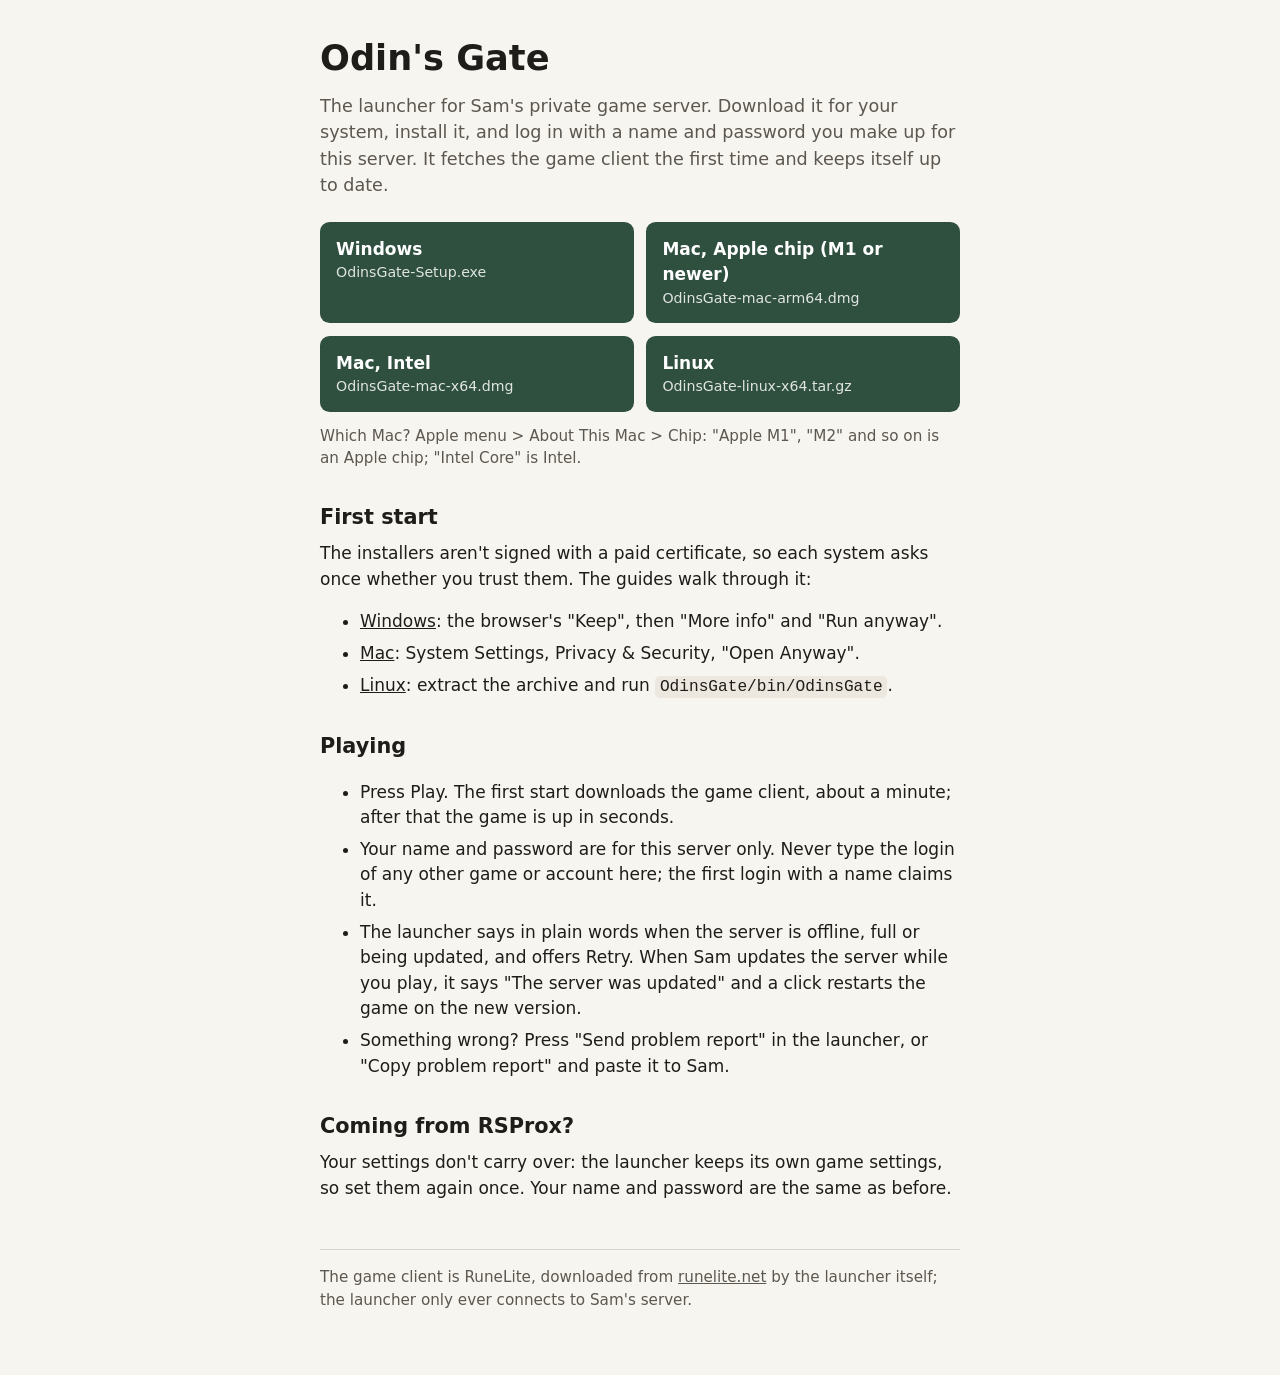
<file: docs/index.html>
<!doctype html>
<html lang="en">
<head>
<meta charset="utf-8">
<meta name="viewport" content="width=device-width, initial-scale=1">
<title>Odin's Gate</title>
<link rel="stylesheet" href="style.css">
</head>
<body>
<main>
<h1>Odin's Gate</h1>
<p class="lead">The launcher for Sam's private game server. Download it for your system, install it, and log in with a
name and password you make up for this server. It fetches the game client the first time and keeps itself up to
date.</p>

<section class="downloads">
<a class="button" href="https://github.com/SamSjosten/OdinsGate/releases/latest/download/OdinsGate-Setup.exe"><span>Windows</span><small>OdinsGate-Setup.exe</small></a>
<a class="button" href="https://github.com/SamSjosten/OdinsGate/releases/latest/download/OdinsGate-mac-arm64.dmg"><span>Mac, Apple chip (M1 or newer)</span><small>OdinsGate-mac-arm64.dmg</small></a>
<a class="button" href="https://github.com/SamSjosten/OdinsGate/releases/latest/download/OdinsGate-mac-x64.dmg"><span>Mac, Intel</span><small>OdinsGate-mac-x64.dmg</small></a>
<a class="button" href="https://github.com/SamSjosten/OdinsGate/releases/latest/download/OdinsGate-linux-x64.tar.gz"><span>Linux</span><small>OdinsGate-linux-x64.tar.gz</small></a>
</section>
<p class="hint">Which Mac? Apple menu &gt; About This Mac &gt; Chip: "Apple M1", "M2" and so on is an Apple chip;
"Intel Core" is Intel.</p>

<h2>First start</h2>
<p>The installers aren't signed with a paid certificate, so each system asks once whether you trust them. The guides
walk through it:</p>
<ul>
<li><a href="windows.html">Windows</a>: the browser's "Keep", then "More info" and "Run anyway".</li>
<li><a href="mac.html">Mac</a>: System Settings, Privacy &amp; Security, "Open Anyway".</li>
<li><a href="linux.html">Linux</a>: extract the archive and run <code>OdinsGate/bin/OdinsGate</code>.</li>
</ul>

<h2>Playing</h2>
<ul>
<li>Press Play. The first start downloads the game client, about a minute; after that the game is up in seconds.</li>
<li>Your name and password are for this server only. Never type the login of any other game or account here; the
first login with a name claims it.</li>
<li>The launcher says in plain words when the server is offline, full or being updated, and offers Retry. When Sam
updates the server while you play, it says "The server was updated" and a click restarts the game on the new
version.</li>
<li>Something wrong? Press "Send problem report" in the launcher, or "Copy problem report" and paste it to Sam.</li>
</ul>

<h2>Coming from RSProx?</h2>
<p>Your settings don't carry over: the launcher keeps its own game settings, so set them again once. Your name and
password are the same as before.</p>

<footer>The game client is RuneLite, downloaded from <a href="https://runelite.net">runelite.net</a> by the
launcher itself; the launcher only ever connects to Sam's server.</footer>
</main>
</body>
</html>
</file>
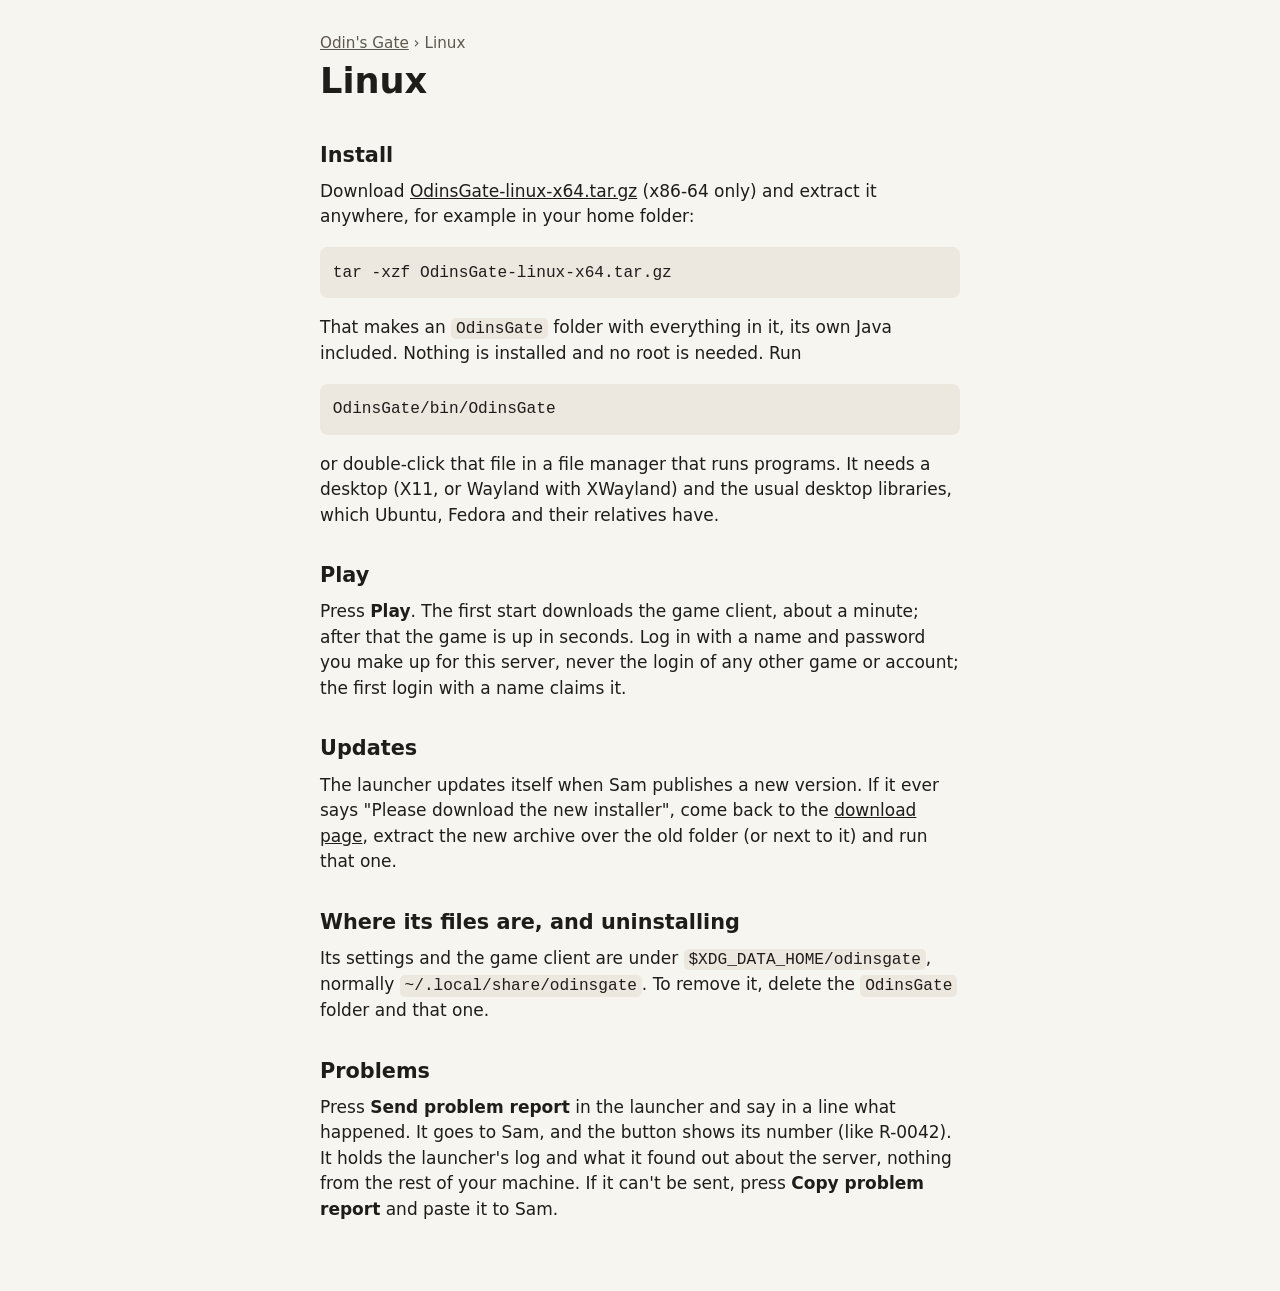
<file: docs/linux.html>
<!doctype html>
<html lang="en">
<head>
<meta charset="utf-8">
<meta name="viewport" content="width=device-width, initial-scale=1">
<title>Odin's Gate on Linux</title>
<link rel="stylesheet" href="style.css">
</head>
<body>
<main>
<nav><a href="index.html">Odin's Gate</a> &rsaquo; Linux</nav>
<h1>Linux</h1>

<h2>Install</h2>
<p>Download <a href="https://github.com/SamSjosten/OdinsGate/releases/latest/download/OdinsGate-linux-x64.tar.gz">OdinsGate-linux-x64.tar.gz</a>
(x86-64 only) and extract it anywhere, for example in your home folder:</p>
<pre><code>tar -xzf OdinsGate-linux-x64.tar.gz</code></pre>
<p>That makes an <code>OdinsGate</code> folder with everything in it, its own Java included. Nothing is installed and
no root is needed. Run</p>
<pre><code>OdinsGate/bin/OdinsGate</code></pre>
<p>or double-click that file in a file manager that runs programs. It needs a desktop (X11, or Wayland with
XWayland) and the usual desktop libraries, which Ubuntu, Fedora and their relatives have.</p>

<h2>Play</h2>
<p>Press <b>Play</b>. The first start downloads the game client, about a minute; after that the game is up in
seconds. Log in with a name and password you make up for this server, never the login of any other game or
account; the first login with a name claims it.</p>

<h2>Updates</h2>
<p>The launcher updates itself when Sam publishes a new version. If it ever says "Please download the new installer",
come back to the <a href="index.html">download page</a>, extract the new archive over the old folder (or next to it)
and run that one.</p>

<h2>Where its files are, and uninstalling</h2>
<p>Its settings and the game client are under <code>$XDG_DATA_HOME/odinsgate</code>, normally
<code>~/.local/share/odinsgate</code>. To remove it, delete the <code>OdinsGate</code> folder and that one.</p>

<h2>Problems</h2>
<p>Press <b>Send problem report</b> in the launcher and say in a line what happened. It goes to Sam, and the
button shows its number (like R-0042). It holds the launcher's log and what it found out about the server, nothing
from the rest of your machine. If it can't be sent, press <b>Copy problem report</b> and paste it to Sam.</p>
</main>
</body>
</html>
</file>
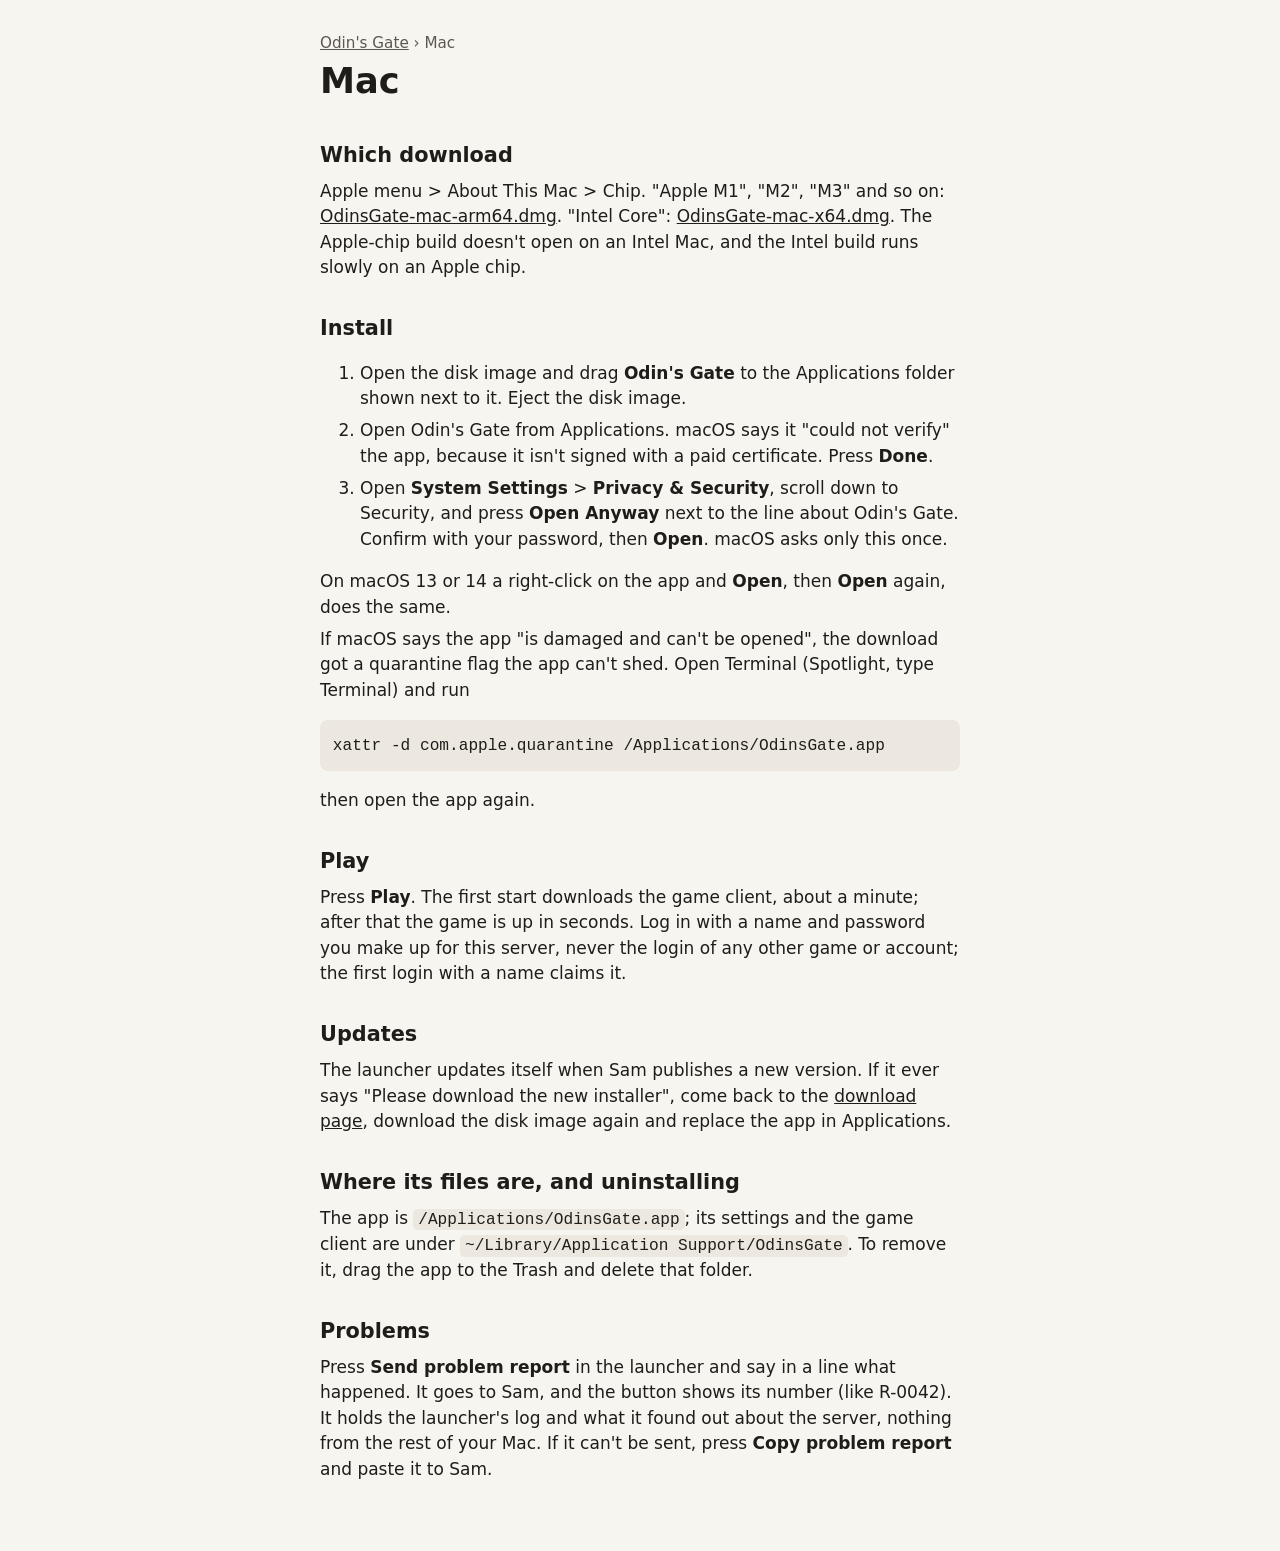
<file: docs/mac.html>
<!doctype html>
<html lang="en">
<head>
<meta charset="utf-8">
<meta name="viewport" content="width=device-width, initial-scale=1">
<title>Odin's Gate on a Mac</title>
<link rel="stylesheet" href="style.css">
</head>
<body>
<main>
<nav><a href="index.html">Odin's Gate</a> &rsaquo; Mac</nav>
<h1>Mac</h1>

<h2>Which download</h2>
<p>Apple menu &gt; About This Mac &gt; Chip. "Apple M1", "M2", "M3" and so on:
<a href="https://github.com/SamSjosten/OdinsGate/releases/latest/download/OdinsGate-mac-arm64.dmg">OdinsGate-mac-arm64.dmg</a>.
"Intel Core": <a href="https://github.com/SamSjosten/OdinsGate/releases/latest/download/OdinsGate-mac-x64.dmg">OdinsGate-mac-x64.dmg</a>.
The Apple-chip build doesn't open on an Intel Mac, and the Intel build runs slowly on an Apple chip.</p>

<h2>Install</h2>
<ol>
<li>Open the disk image and drag <b>Odin's Gate</b> to the Applications folder shown next to it. Eject the disk
image.</li>
<li>Open Odin's Gate from Applications. macOS says it "could not verify" the app, because it isn't signed with a paid
certificate. Press <b>Done</b>.</li>
<li>Open <b>System Settings</b> &gt; <b>Privacy &amp; Security</b>, scroll down to Security, and press
<b>Open Anyway</b> next to the line about Odin's Gate. Confirm with your password, then <b>Open</b>. macOS asks
only this once.</li>
</ol>
<p>On macOS 13 or 14 a right-click on the app and <b>Open</b>, then <b>Open</b> again, does the same.</p>
<p>If macOS says the app "is damaged and can't be opened", the download got a quarantine flag the app can't shed.
Open Terminal (Spotlight, type Terminal) and run</p>
<pre><code>xattr -d com.apple.quarantine /Applications/OdinsGate.app</code></pre>
<p>then open the app again.</p>

<h2>Play</h2>
<p>Press <b>Play</b>. The first start downloads the game client, about a minute; after that the game is up in
seconds. Log in with a name and password you make up for this server, never the login of any other game or
account; the first login with a name claims it.</p>

<h2>Updates</h2>
<p>The launcher updates itself when Sam publishes a new version. If it ever says "Please download the new installer",
come back to the <a href="index.html">download page</a>, download the disk image again and replace the app in
Applications.</p>

<h2>Where its files are, and uninstalling</h2>
<p>The app is <code>/Applications/OdinsGate.app</code>; its settings and the game client are under
<code>~/Library/Application Support/OdinsGate</code>. To remove it, drag the app to the Trash and delete that
folder.</p>

<h2>Problems</h2>
<p>Press <b>Send problem report</b> in the launcher and say in a line what happened. It goes to Sam, and the
button shows its number (like R-0042). It holds the launcher's log and what it found out about the server, nothing
from the rest of your Mac. If it can't be sent, press <b>Copy problem report</b> and paste it to Sam.</p>
</main>
</body>
</html>
</file>
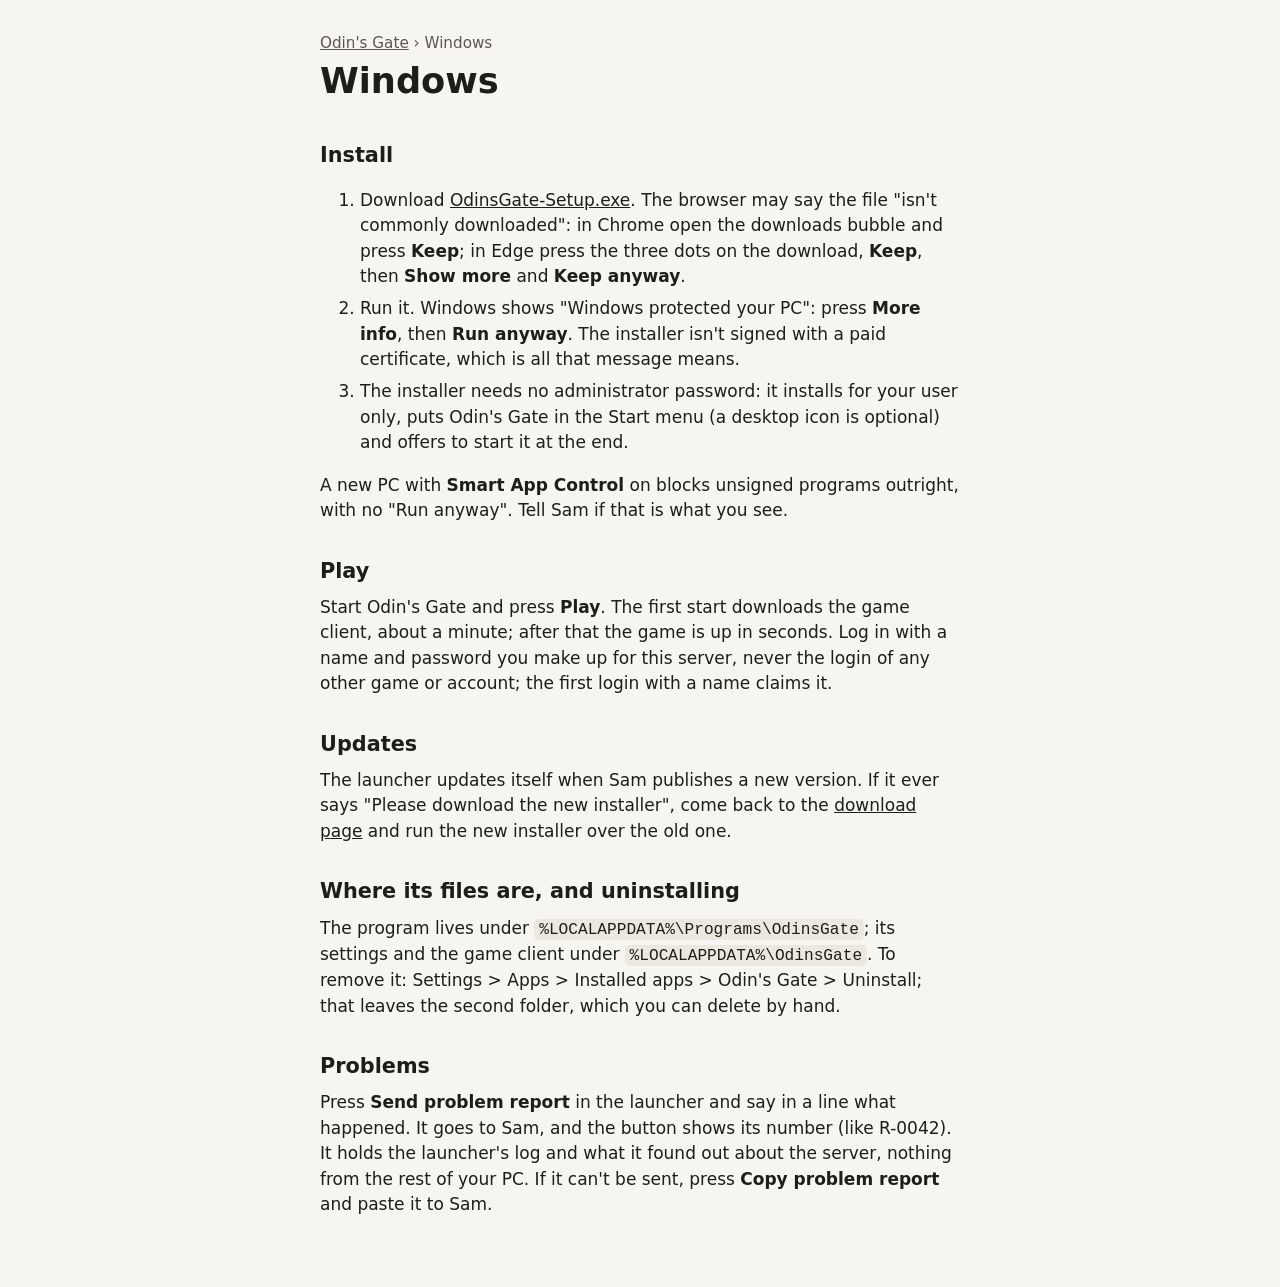
<file: docs/windows.html>
<!doctype html>
<html lang="en">
<head>
<meta charset="utf-8">
<meta name="viewport" content="width=device-width, initial-scale=1">
<title>Odin's Gate on Windows</title>
<link rel="stylesheet" href="style.css">
</head>
<body>
<main>
<nav><a href="index.html">Odin's Gate</a> &rsaquo; Windows</nav>
<h1>Windows</h1>

<h2>Install</h2>
<ol>
<li>Download <a href="https://github.com/SamSjosten/OdinsGate/releases/latest/download/OdinsGate-Setup.exe">OdinsGate-Setup.exe</a>.
The browser may say the file "isn't commonly downloaded": in Chrome open the downloads bubble and press
<b>Keep</b>; in Edge press the three dots on the download, <b>Keep</b>, then <b>Show more</b> and <b>Keep anyway</b>.</li>
<li>Run it. Windows shows "Windows protected your PC": press <b>More info</b>, then <b>Run anyway</b>. The installer
isn't signed with a paid certificate, which is all that message means.</li>
<li>The installer needs no administrator password: it installs for your user only, puts Odin's Gate in the Start
menu (a desktop icon is optional) and offers to start it at the end.</li>
</ol>
<p>A new PC with <b>Smart App Control</b> on blocks unsigned programs outright, with no "Run anyway". Tell Sam if
that is what you see.</p>

<h2>Play</h2>
<p>Start Odin's Gate and press <b>Play</b>. The first start downloads the game client, about a minute; after that
the game is up in seconds. Log in with a name and password you make up for this server, never the login of any other
game or account; the first login with a name claims it.</p>

<h2>Updates</h2>
<p>The launcher updates itself when Sam publishes a new version. If it ever says "Please download the new installer",
come back to the <a href="index.html">download page</a> and run the new installer over the old one.</p>

<h2>Where its files are, and uninstalling</h2>
<p>The program lives under <code>%LOCALAPPDATA%\Programs\OdinsGate</code>; its settings and the game client under
<code>%LOCALAPPDATA%\OdinsGate</code>. To remove it: Settings &gt; Apps &gt; Installed apps &gt; Odin's Gate &gt;
Uninstall; that leaves the second folder, which you can delete by hand.</p>

<h2>Problems</h2>
<p>Press <b>Send problem report</b> in the launcher and say in a line what happened. It goes to Sam, and the
button shows its number (like R-0042). It holds the launcher's log and what it found out about the server, nothing
from the rest of your PC. If it can't be sent, press <b>Copy problem report</b> and paste it to Sam.</p>
</main>
</body>
</html>
</file>
<file: docs/style.css>
/* The friend download page and its guides: one small stylesheet, no scripts, readable on a phone. */
:root {
	--bg: #f7f5f0;
	--ink: #1f1d1a;
	--muted: #5c574f;
	--line: #d9d4ca;
	--button: #2f4f3f;
	--button-ink: #ffffff;
	--code: #ece8df;
}
@media (prefers-color-scheme: dark) {
	:root {
		--bg: #1b1a18;
		--ink: #ece8df;
		--muted: #a8a295;
		--line: #3a3732;
		--button: #6fae8f;
		--button-ink: #10140f;
		--code: #2a2825;
	}
}
* { box-sizing: border-box; }
body {
	margin: 0;
	background: var(--bg);
	color: var(--ink);
	font: 17px/1.5 system-ui, -apple-system, "Segoe UI", Roboto, sans-serif;
}
main { max-width: 42rem; margin: 0 auto; padding: 2rem 1rem 4rem; }
h1 { font-size: 2.2rem; margin: 0 0 0.5rem; }
h2 { font-size: 1.3rem; margin: 2rem 0 0.5rem; }
p, li { margin: 0.4rem 0; }
.lead { font-size: 1.1rem; color: var(--muted); }
.downloads { display: grid; grid-template-columns: repeat(auto-fit, minmax(14rem, 1fr)); gap: 0.8rem; margin: 1.5rem 0 0.8rem; }
.button {
	display: block;
	padding: 0.9rem 1rem;
	border-radius: 0.6rem;
	background: var(--button);
	color: var(--button-ink);
	text-decoration: none;
}
.button span { display: block; font-weight: 600; }
.button small { display: block; opacity: 0.85; }
.hint { color: var(--muted); font-size: 0.95rem; }
code { background: var(--code); padding: 0.1rem 0.3rem; border-radius: 0.3rem; font-size: 0.95em; }
pre { background: var(--code); padding: 0.8rem; border-radius: 0.5rem; overflow-x: auto; }
pre code { background: none; padding: 0; }
nav { font-size: 0.95rem; color: var(--muted); }
footer { margin-top: 3rem; padding-top: 1rem; border-top: 1px solid var(--line); color: var(--muted); font-size: 0.95rem; }
a { color: inherit; }
</file>
